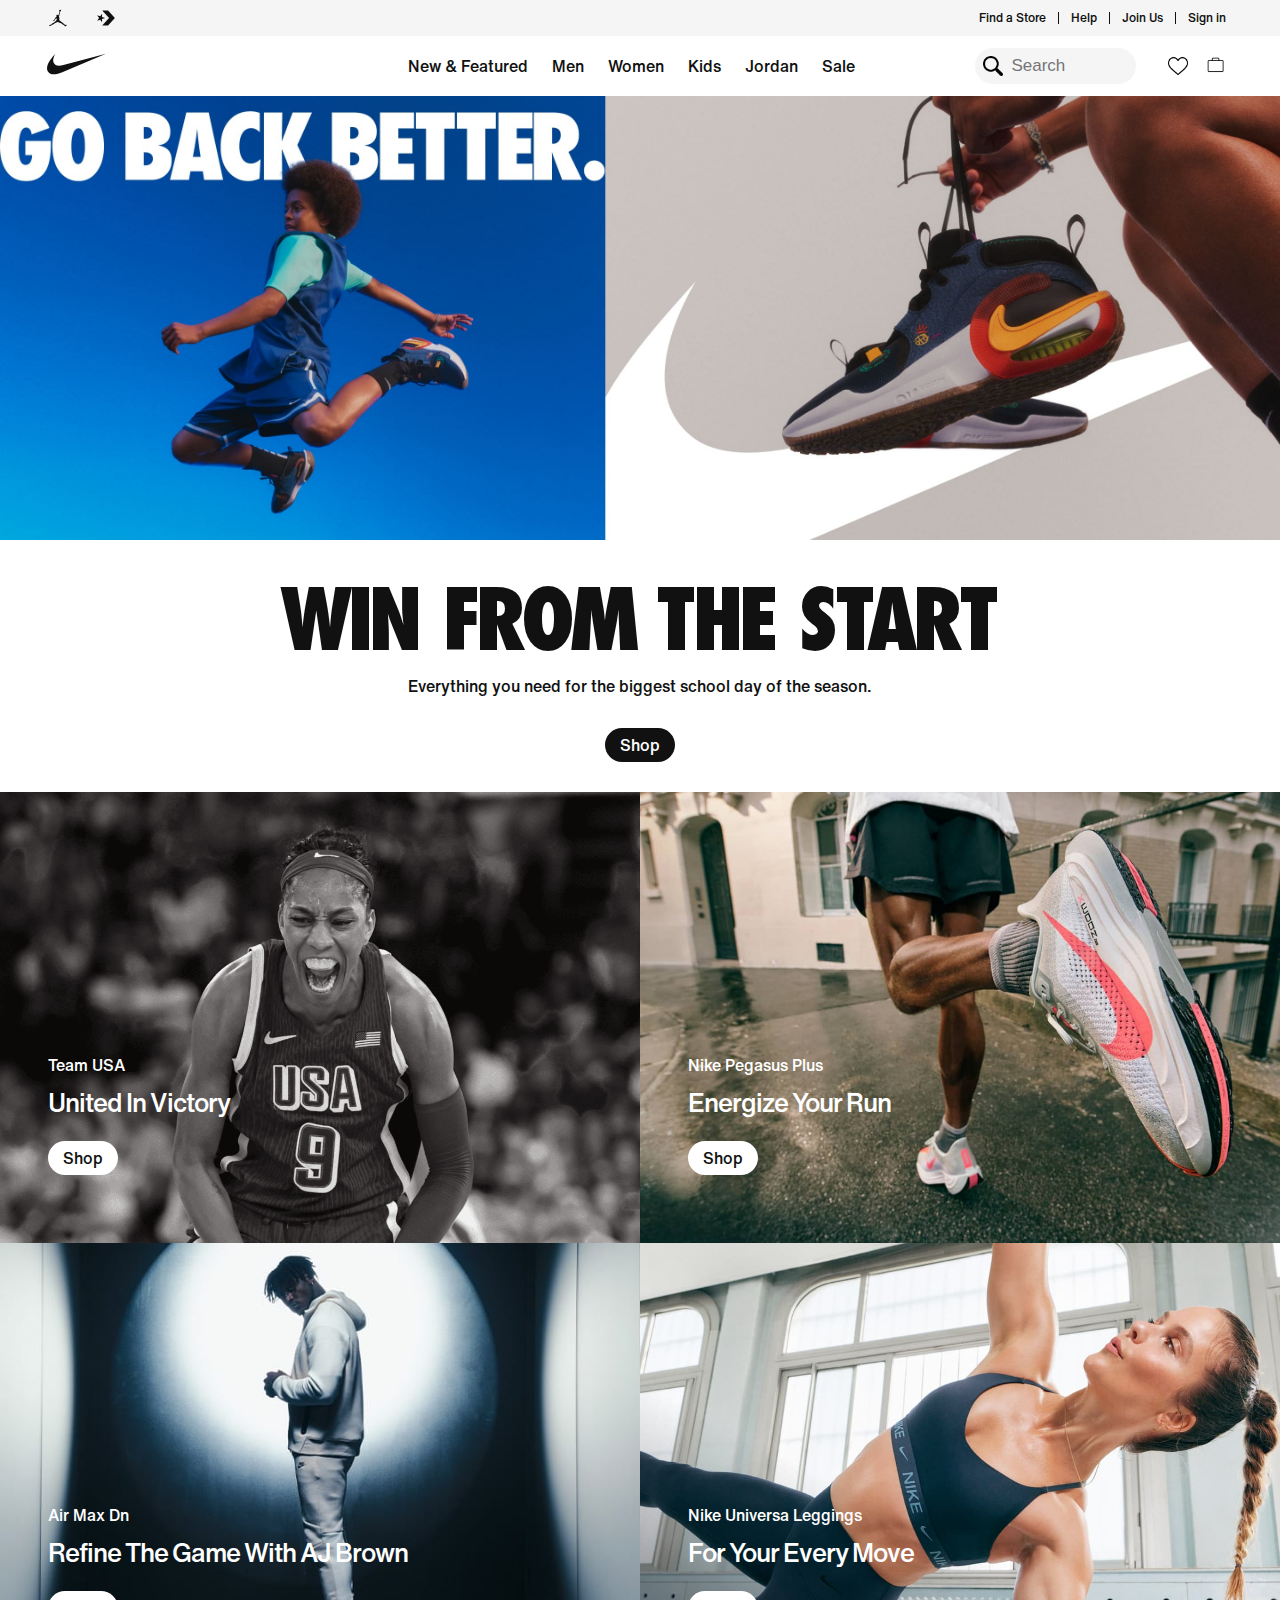
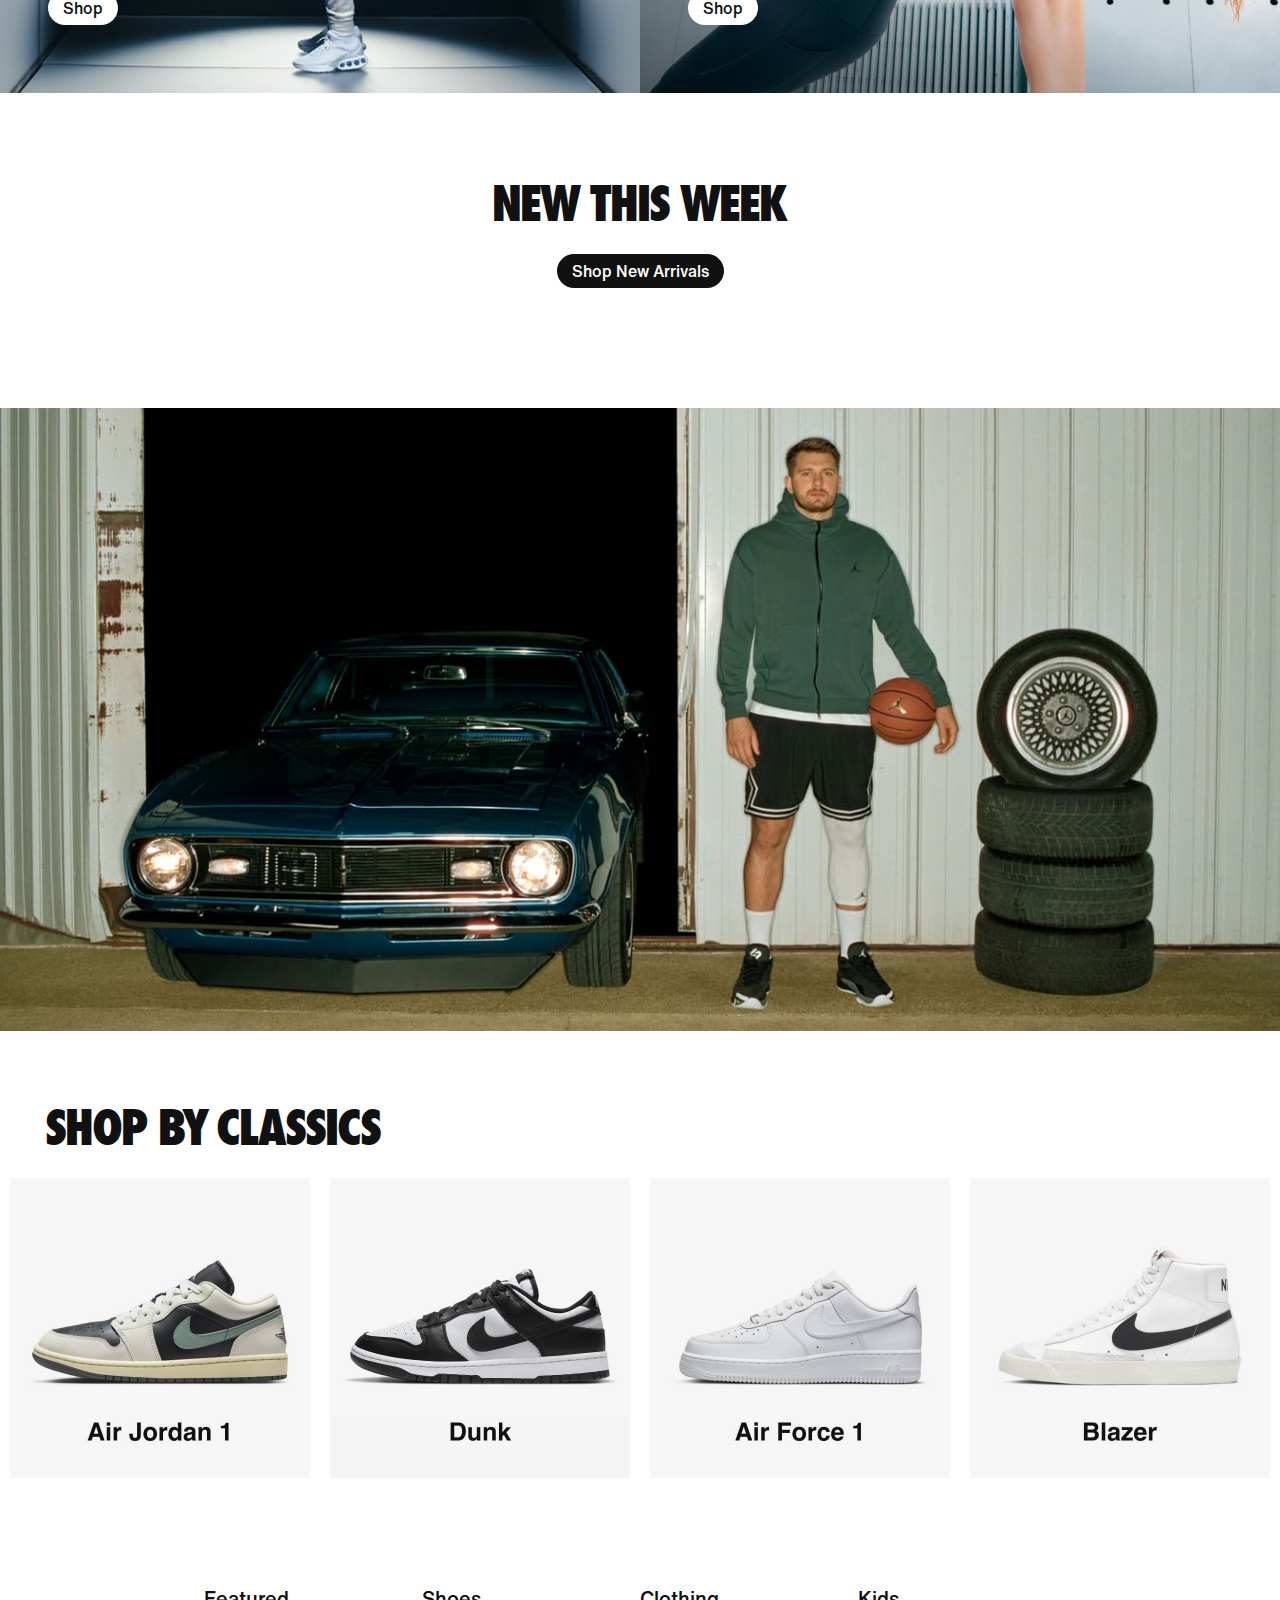
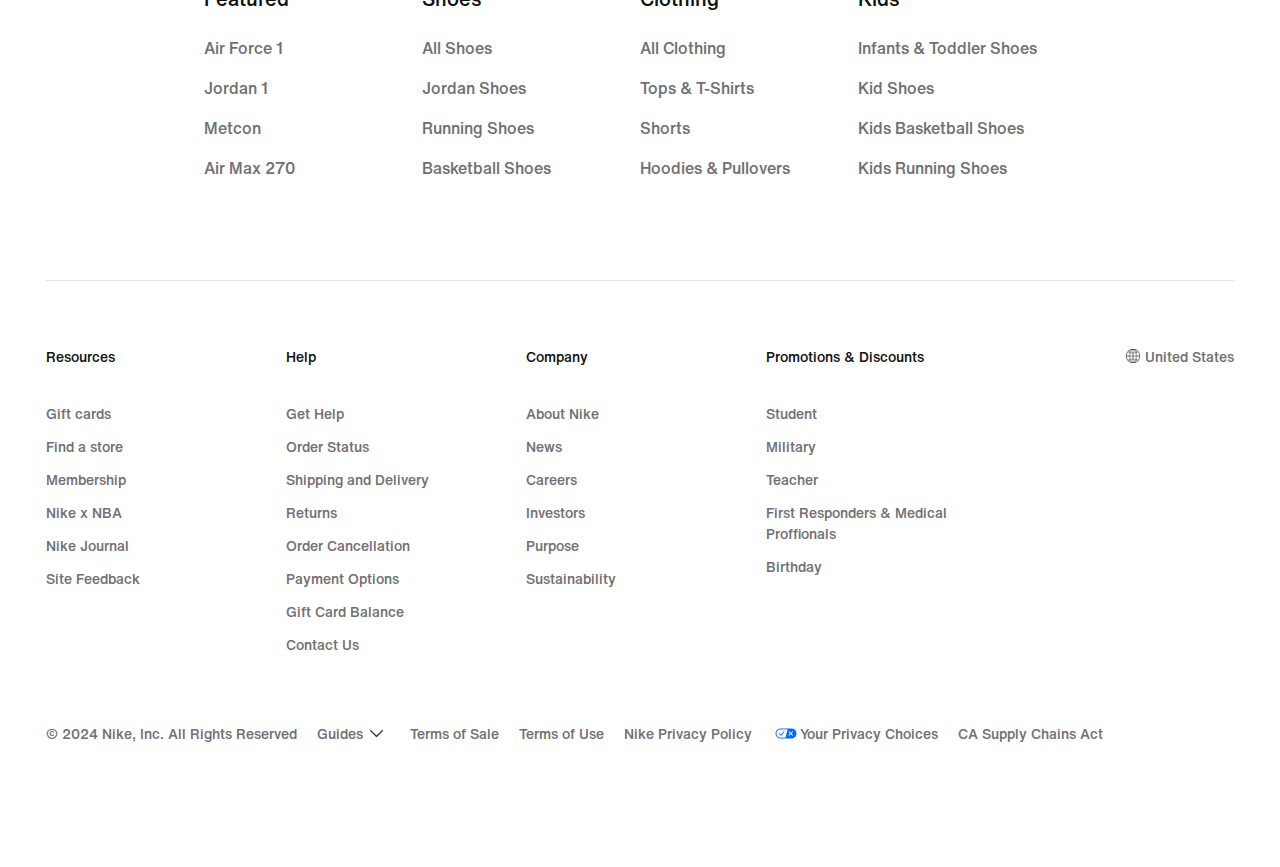
<file: index.html>
<!DOCTYPE html>
<html lang="en">
<head>
    <meta charset="UTF-8">
    <meta name="viewport" content="width=device-width, initial-scale=1.0">
    <title>Document</title>
    <link rel="stylesheet" href="style.css">
</head>
<body>
    <header class="bg_alt block">
        <div class="up_nav flex align_items width">
            <div class="up_nav_img flex align_items fith">
                <img src="/img/jordan.png" alt="">
                <img src="/img/all-star.png" alt="">
            </div>
            <div class="flex align_items ">
                <div class="text_br up_nav_text">Find a Store</div>
                <div class="text_br up_nav_text">Help</div>
                <div class="text_br up_nav_text">Join Us</div>
                <div class="up_nav_text">Sign in</div>
            </div>
        </div>
    </header>
    <header class="width header2 block">
        <div class="nav flex align_items">
            <div class="logo">
                <a href="index.html">
                <img src="/img/nike logo.png" alt="">
                </a>
            </div>
            <div class="nav_text flex">
                <div>New & Featured</div>
                <a href="alamin.html">
                <div>Men</div>
                </a>
                <a href="women.html">
                    <div>Women</div>
                </a>
                <div>Kids</div>
                <div>Jordan</div>
                <div>Sale</div>
            </div>
            <div class="nav_right flex align_items">
                <div class="flex mag center">
                    <div class="center circle_h fix">
                        <img src="/img/magnifying-glass.png" alt="circle">
                    </div>
                    <input placeholder="Search" class="search">
                </div>
                <div class="flex align_items">
                    <div class="center circle"><img src="/img/heart.png" alt="" class="img_nav"></div>
                    <div class="center circle"><img src="/img/briefcase.png" alt="" class="img_nav"></div>
                </div>
            </div>
        </div>
    </header>



    <main class="block">
        <section>
            <div>
                <img src="/img/go-back-better.jpg" alt="" class="sec1_img">
            </div>
            <div class="sec1_text">
                <h1>
                    win from the start
                </h1>
                <p>
                    Everything you need for the biggest school day of the season.
                </p>
                <div class="btn1">
                    Shop
                </div>
            </div>

        </section>

        <section>
            <div class="grid sec2">
                <div class="rel">
                    <img src="/img/nike-just-do-it.png" alt="">
                    <div class="abs m">
                        <p>Team USA</p>
                        <h4>United In Victory</h4>
                        <div class="btn2">Shop</div>
                    </div>
                </div>
                <div class="rel">
                    <img src="/img/nike-just-do-it(1).jpg" alt="">
                    <div class="abs m">
                        <p>Nike Pegasus Plus</p>
                        <h4>Energize Your Run</h4>
                        <div class="btn2">Shop</div>
                    </div>
                </div>
                <div class="rel">
                    <img src="/img/nike-just-do-it(2).jpg" alt="">
                    <div class="abs m">
                        <p>Air Max Dn</p>
                        <h4>Refine The Game With AJ Brown</h4>
                        <div class="btn2">Shop</div>
                    </div>
                </div>
                <div class="rel">
                    <img src="/img/nike-just-do-it(3).jpg" alt="">
                    <div class="abs m">
                        <p>Nike Universa Leggings</p>
                        <h4>For Your Every Move</h4>
                        <div class="btn2">Shop</div>
                    </div>
                </div>

            </div>
        </section>
        <section>
            <div class="sec3_text">
                <h1>
                    new this week
                </h1>
                <div class="btn1 m1">
                    Shop New Arrivals
                </div>
            </div>
            <div class="sec3b sec3_text">
                <img src="/img/nike-just-do-it(4).jpg" alt="">
                <div class="width mt">
                    <h1> shop by classics</h1>
                </div>
                <div class="grid col4 sec3c">
                    <div><img src="/img/nike-just-do-it(5).jpg" alt=""></div>
                    <div><img src="/img/nike-just-do-it(6).jpg" alt=""></div>
                    <div><img src="/img/nike-just-do-it(7).jpg" alt=""></div>
                    <div><img src="/img/nike-just-do-it(8).jpg" alt=""></div>
                </div>
            </div>
        </section>
        <section>
            <div class="width2 center">
                <div class="grid col4 pre_footer">
                    <div class="col flex_d">
                        <p class="m2">Featured</p>
                        <p class="child">Air Force 1</p>
                        <p class="child">Jordan 1</p>
                        <p class="child">Metcon</p>
                        <p class="child">Air Max 270</p>
                    </div>
                    <div class="col flex_d">
                        <p class="m2">Shoes</p>
                        <p class="child">All Shoes</p>
                        <p class="child">Jordan Shoes</p>
                        <p class="child">Running Shoes</p>
                        <p class="child">Basketball Shoes</p>
                    </div>
                    <div class="col flex_d">
                        <p class="m2">Clothing</p>
                        <p class="child">All Clothing</p>
                        <p class="child">Tops & T-Shirts</p>
                        <p class="child">Shorts</p>
                        <p class="child">Hoodies & Pullovers</p>
                    </div>
                    <div class="col flex_d">
                        <p class="m2">Kids</p>
                        <p class="child">Infants & Toddler Shoes</p>
                        <p class="child">Kid Shoes</p>
                        <p class="child">Kids Basketball Shoes</p>
                        <p class="child">Kids Running Shoes</p>
                    </div>
                </div>
            </div>
        </section>

    </main>




    <footer class="block">
        <div class="flex_d">
          <div class="width grid footer">
            <div class="foot_col flex_d">
                <p class="bold">Resources</p>
                <p>Gift cards</p>
                <p>Find a store</p>
                <p>Membership</p>
                <p>Nike x NBA</p>
                <p>Nike Journal</p>
                <p>Site Feedback</p>
            </div>
            <div class="foot_col flex_d">
                <p class="bold">Help</p>
                <p>Get Help</p>
                <p>Order Status</p>
                <p>Shipping and Delivery</p>
                <p>Returns</p>
                <p>Order Cancellation</p>
                <p>Payment Options</p>
                <p>Gift Card Balance</p>
                <p>Contact Us</p>
            </div>
            <div class="foot_col flex_d">
                <p class="bold">Company</p>
                <p>About Nike</p>
                <p>News</p>
                <p>Careers</p>
                <p>Investors</p>
                <p>Purpose</p>
                <p>Sustainability</p>
            </div>
            <div class="foot_col flex_d">
                <p class="bold">Promotions & Discounts</p>
                <p>Student</p>
                <p>Military</p>
                <p>Teacher</p>
                <p>First Responders & Medical Proffionals </p>
                <p>Birthday</p>
            </div>
            <div class="foot_col flex_d foot_end">
                <div class="flex align_items">
                    <img src="/img/globe.png" alt="">
                    <p>United States</p>
                </div>
                
            </div>
          </div>
          <div class="flex align_items foot_bottom width">
            <p>&copy; 2024 Nike, Inc. All Rights Reserved</p>
            <div class="flex align_items">
                <p>Guides</p>
                <img src="/img/down-arrow.png" alt="" class="foot_bottom_img">
            </div>
            <p>Terms of Sale</p>
            <p>Terms of Use</p>
            <p>Nike Privacy Policy</p>
            <div class="flex align_items">
                <img src="/img/image.png" alt="" class="foot_bottom_img footer_img2">
                <p>Your Privacy Choices</p>
            </div>
            <p>CA Supply Chains Act</p>

          </div>
        </div>
    </footer>
    <header class="none flex align_items mobile_header">
        <div class="logo">
            <a href="index.html">
                <img src="/img/nike logo.png" alt="">
            </a>
        </div>
        <div class="flex align_items mob">
            <div><img src="/img/magnifying-glass.png" alt="" class="smallimg"></div>
            <div><img src="/img/user.png" alt=""></div>
            <div><img src="/img/briefcase.png" alt=""></div>
            <div><img src="/img/menu.png" alt=""></div>
        </div>
    </header>

    <main class="none">
        <section>
            <div>
                <img src="/mobile_img/go-back-better.jpg" alt="" class="sec1_img">
            </div>
            <div class="sec1_text">
                <h1>
                    win from the start
                </h1>
                <p>
                    Everything you need for the biggest school day of the season.
                </p>
                <div class="btn1">
                    Shop
                </div>
            </div>
        </section>
        <section>
            <div class="grid sec2">
                <div class="rel fix1">
                    <img src="/mobile_img/nike-just-do-it.png" alt="">
                    <div class="abs m">
                        <p>Team USA</p>
                        <h4>United In Victory</h4>
                        <div class="btn2">Shop</div>
                    </div>
                </div>
                <div class="rel fix1">
                    <img src="/mobile_img/nike-just-do-it(1).jpg" alt="">
                    <div class="abs m">
                        <p>Nike Pegasus Plus</p>
                        <h4>Energize Your Run</h4>
                        <div class="btn2">Shop</div>
                    </div>
                </div>
                <div class="rel fix1">
                    <img src="/mobile_img/nike-just-do-it(2).jpg" alt="">
                    <div class="abs m">
                        <p>Air Max Dn</p>
                        <h4>Refine The Game With AJ Brown</h4>
                        <div class="btn2">Shop</div>
                    </div>
                </div>
                <div class="rel fix1">
                    <img src="/mobile_img/nike-just-do-it(3).jpg" alt="">
                    <div class="abs m">
                        <p>Nike Universa Leggings</p>
                        <h4>For Your Every Move</h4>
                        <div class="btn2">Shop</div>
                    </div>
                </div>
            </div>
            <div class="sec3_text">
                <h1>
                    new this week
                </h1>
                <div class="btn1 m1">
                    Shop New Arrivals
                </div>
                <img src="/mobile_img/nike-just-do-it(2).jpg" alt="">
            </div>
            <div class="sec3b sec3_text">
                <div class="width mt">
                    <h1> shop by classics</h1>
                </div>
                <div class="grid col1 sec3c">
                    <div><img src="/img/nike-just-do-it(5).jpg" alt=""></div>
                </div>
            </div>
            <div class="flex_d pre_footer1 width">
                <div>Featured</div>
                <div>Shoes</div>
                <div>Clothing</div>
                <div>Kids</div>
            </div>
            <div class="footer_item flex width">
                <div>Resources</div>
                <img src="/img/down-arrow.png" alt="">
            </div>
            <div class="footer_item flex width">
                <div>Help</div>
                <img src="/img/down-arrow.png" alt="">
            </div>
            <div class="footer_item flex width">
                <div>Company</div>
                <img src="/img/down-arrow.png" alt="">
            </div>
            <div class="footer_item flex width">
                <div>Promotions & Discount</div>
                <img src="/img/down-arrow.png" alt="">
            </div>
            <div class="footer_item flex width">
                <div class="flex align_items gap">
                    <img src="/img/globe.png" alt="">
                    <div class="gray">United states</div>
                </div>
            </div>
            <div class="flex_d  foot_bottom width">
                <p>&copy; 2024 Nike, Inc. All Rights Reserved</p>
                <div class="flex align_items">
                    <p>Guides</p>
                    <img src="/img/down-arrow.png" alt="" class="foot_bottom_img">
                </div>
                <p>Terms of Sale</p>
                <p>Terms of Use</p>
                <p>Nike Privacy Policy</p>
                <div class="flex align_items">
                    <img src="/img/image.png" alt="" class="foot_bottom_img footer_img2">
                    <p>Your Privacy Choices</p>
                </div>
                <p>CA Supply Chains Act</p>
    
              </div>
        </section>
    </main>
</body>
</html>
</file>
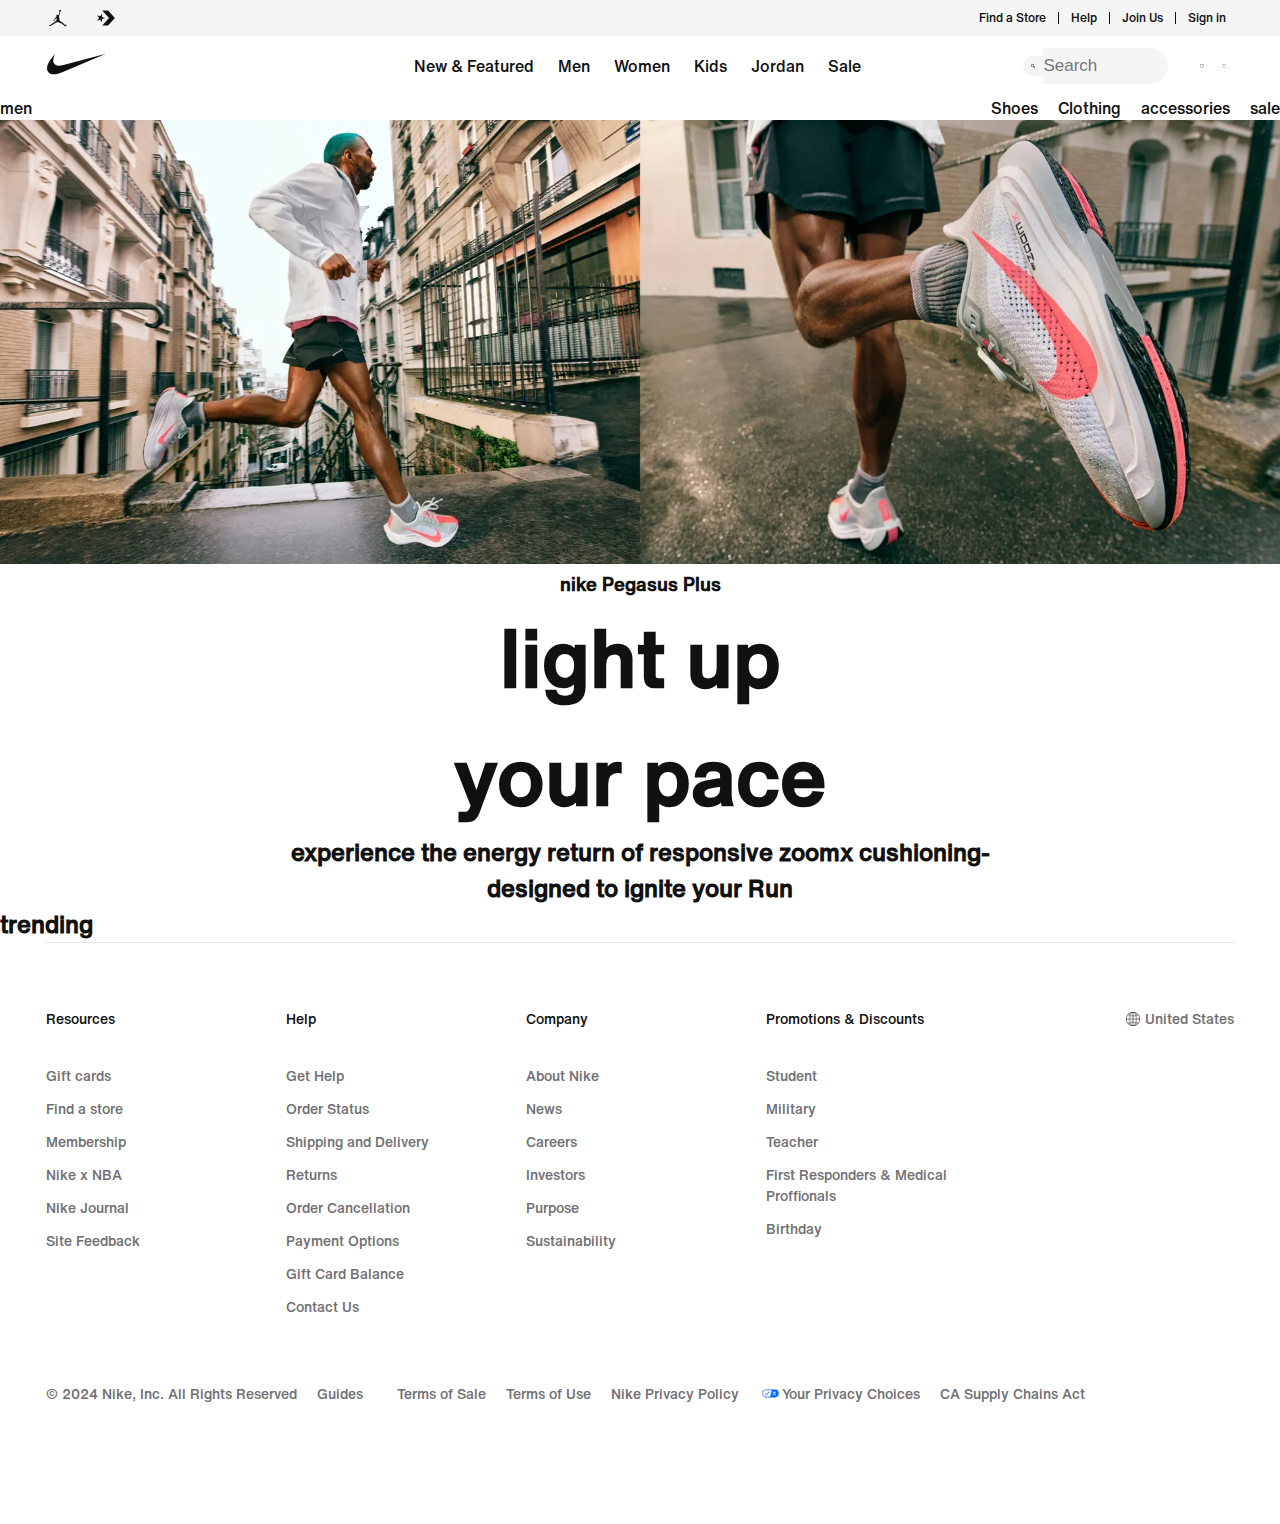
<file: alamin.html>
<!DOCTYPE html>
<html lang="en">
<head>
    <meta charset="UTF-8">
    <meta name="viewport" content="width=device-width, initial-scale=1.0">
    <title>Document</title>
    <link rel="stylesheet" href="style.css">
    <link rel="stylesheet" href="alamin.css">
</head>
<body>
    <header class="bg_alt ">
        <div class="up_nav flex align_items width">
            <div class="up_nav_img flex align_items fith">
                <img src="/img/jordan.png" alt="">
                <img src="/img/all-star.png" alt="">
            </div>
            <div class="flex align_items ">
                <div class="text_br up_nav_text">Find a Store</div>
                <div class="text_br up_nav_text">Help</div>
                <div class="text_br up_nav_text">Join Us</div>
                <div class="up_nav_text">Sign in</div>
            </div>
        </div>
    </header>
    <header class="width header2">
        <div class="nav flex align_items">
            <div class="logo">
                <a href="index.html">
                    <img src="/img/nike logo.png" alt="">
                </a>
                </div>
            <div class="nav_text flex">
                <div>New & Featured</div>
                <div>Men</div>
                <a href="women.html">
                <div>Women</div>
                </a>
                <div>Kids</div>
                <div>Jordan</div>
                <div>Sale</div>
            </div>
            <div class="nav_right flex align_items">
                <div class="flex mag center">
                    <div class="center circle_h fix">
                        <img src="/img/magnifying-glass.png" alt="circle">
                    </div>
                    <input placeholder="Search" class="search">
                </div>
                <div class="flex align_items">
                    <div class="center circle"><img src="/img/heart.png" alt="" class="img_nav"></div>
                    <div class="center circle"><img src="/img/briefcase.png" alt="" class="img_nav"></div>
                </div>
            </div>
        </div>
    </header> 
    <section>
        <div class="mylinks">
            <div>
                <ul>
                    <li>men</li>
                </ul>
            </div>
            <div class="secondpart">
                <ul>
                    <li>Shoes</li>
                    <li>Clothing</li>
                    <li>accessories</li>
                    <li>sale</li>
                </ul>
            </div>
        </div>
        <div class="img">
            <div><img src="alaminimg/men-s-shoes-clothing-accessories.jpg" alt=""></div>
        </div>
        <div class="texts">
            <h3>nike Pegasus Plus</h3>
            <h1>light up <br>your pace</h1>
            <h2>experience the energy return of responsive zoomx cushioning- <br>designed to ignite your Run</h2>
        </div>
        <h2>trending</h2>
       

    </section>































































































    <footer>
        <div class="flex_d">
          <div class="width grid footer">
            <div class="foot_col flex_d">
                <p class="bold">Resources</p>
                <p>Gift cards</p>
                <p>Find a store</p>
                <p>Membership</p>
                <p>Nike x NBA</p>
                <p>Nike Journal</p>
                <p>Site Feedback</p>
            </div>
            <div class="foot_col flex_d">
                <p class="bold">Help</p>
                <p>Get Help</p>
                <p>Order Status</p>
                <p>Shipping and Delivery</p>
                <p>Returns</p>
                <p>Order Cancellation</p>
                <p>Payment Options</p>
                <p>Gift Card Balance</p>
                <p>Contact Us</p>
            </div>
            <div class="foot_col flex_d">
                <p class="bold">Company</p>
                <p>About Nike</p>
                <p>News</p>
                <p>Careers</p>
                <p>Investors</p>
                <p>Purpose</p>
                <p>Sustainability</p>
            </div>
            <div class="foot_col flex_d">
                <p class="bold">Promotions & Discounts</p>
                <p>Student</p>
                <p>Military</p>
                <p>Teacher</p>
                <p>First Responders & Medical Proffionals </p>
                <p>Birthday</p>
            </div>
            <div class="foot_col flex_d foot_end">
                <div class="flex align_items">
                    <img src="/img/globe.png" alt="">
                    <p>United States</p>
                </div>
                
            </div>
          </div>
          <div class="flex align_items foot_bottom width">
            <p>&copy; 2024 Nike, Inc. All Rights Reserved</p>
            <div class="flex align_items">
                <p>Guides</p>
                <img src="/img/down-arrow.png" alt="" class="foot_bottom_img">
            </div>
            <p>Terms of Sale</p>
            <p>Terms of Use</p>
            <p>Nike Privacy Policy</p>
            <div class="flex align_items">
                <img src="/img/image.png" alt="" class="foot_bottom_img footer_img2">
                <p>Your Privacy Choices</p>
            </div>
            <p>CA Supply Chains Act</p>

          </div>
        </div>
    </footer>
</body>
</html>
</file>
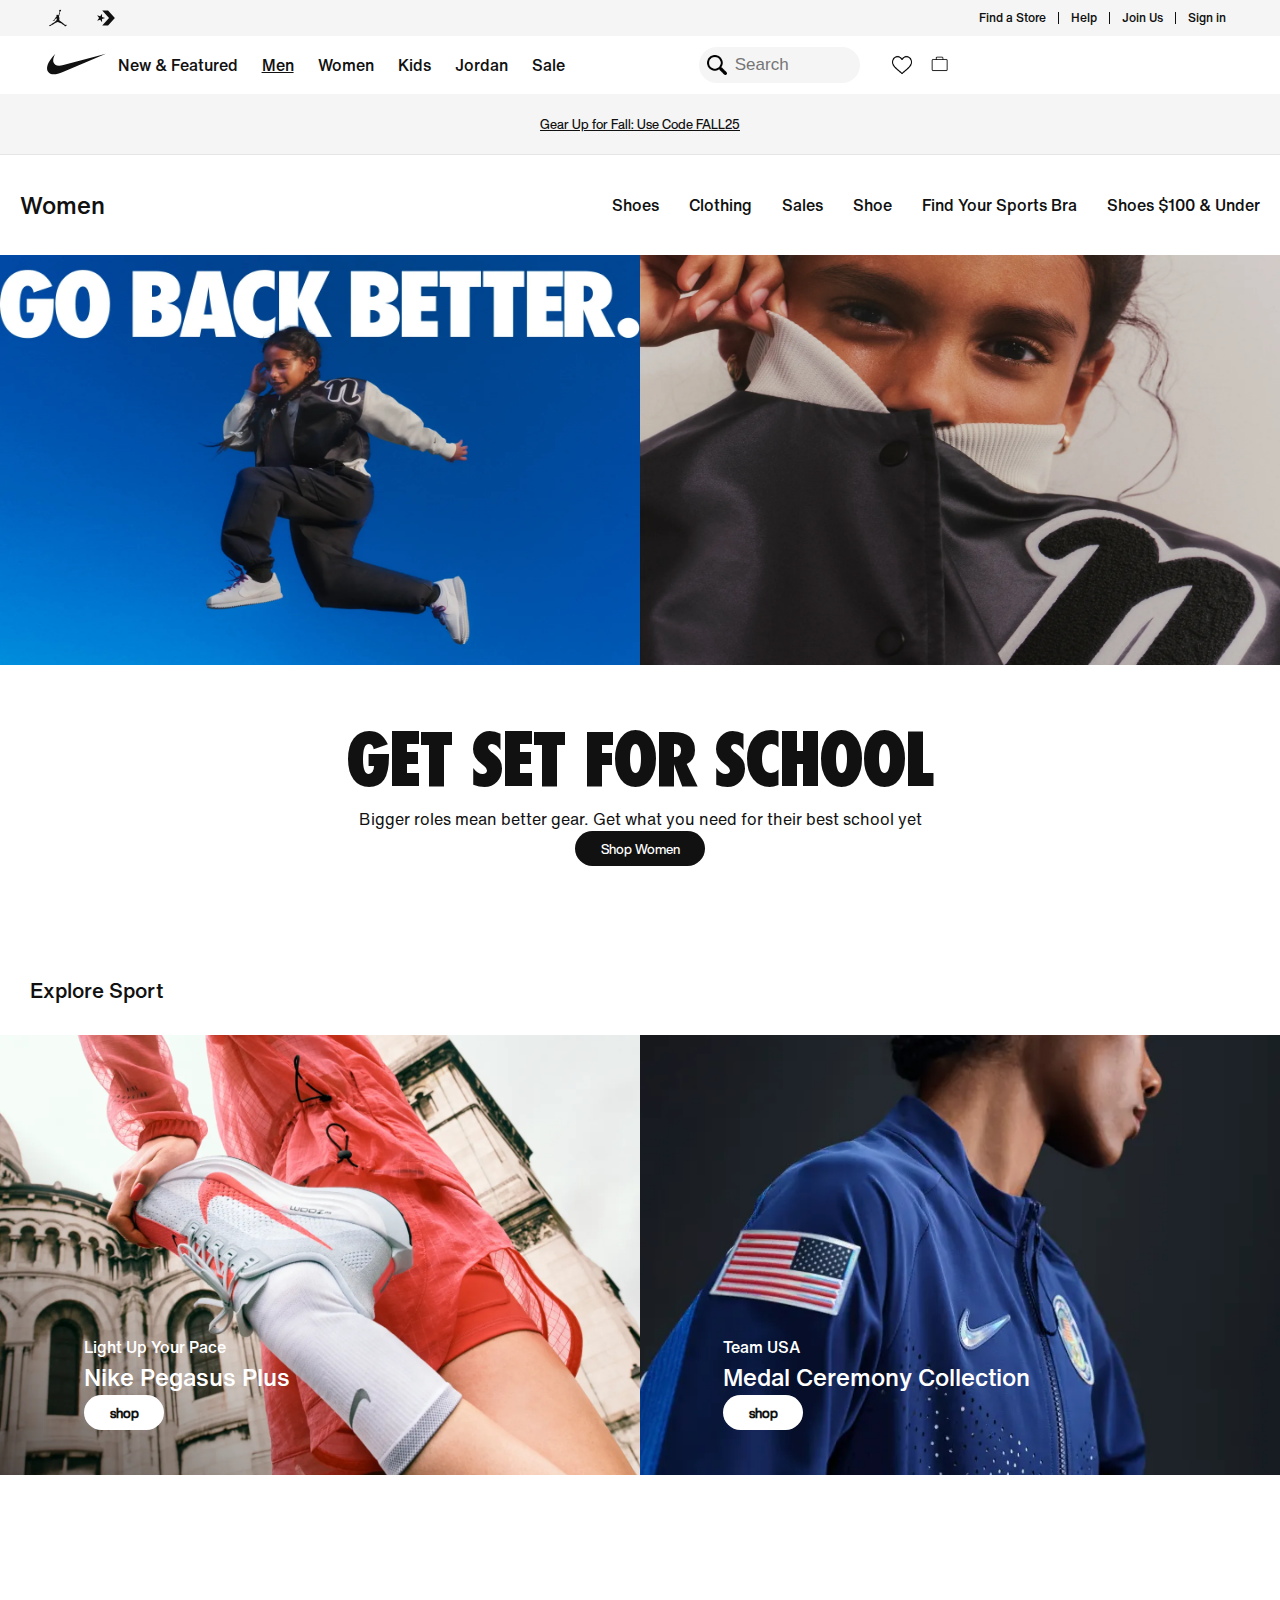
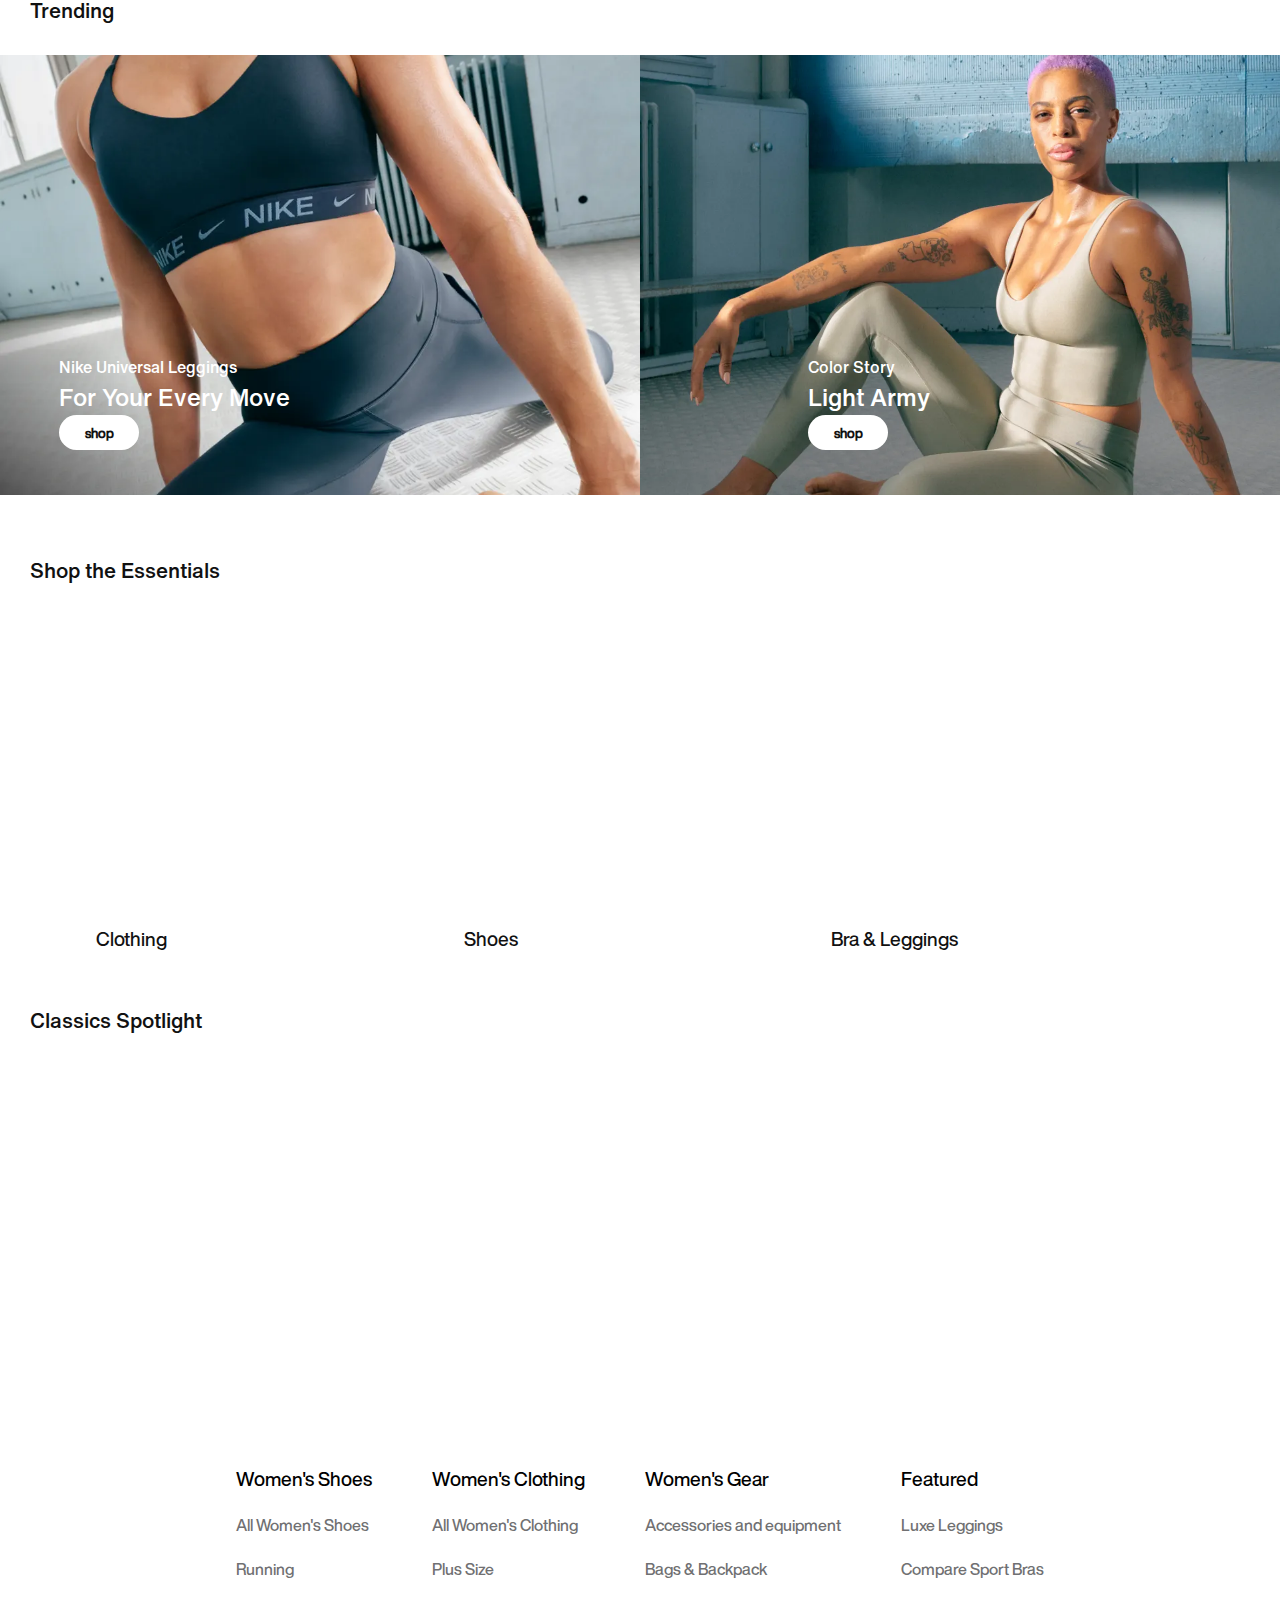
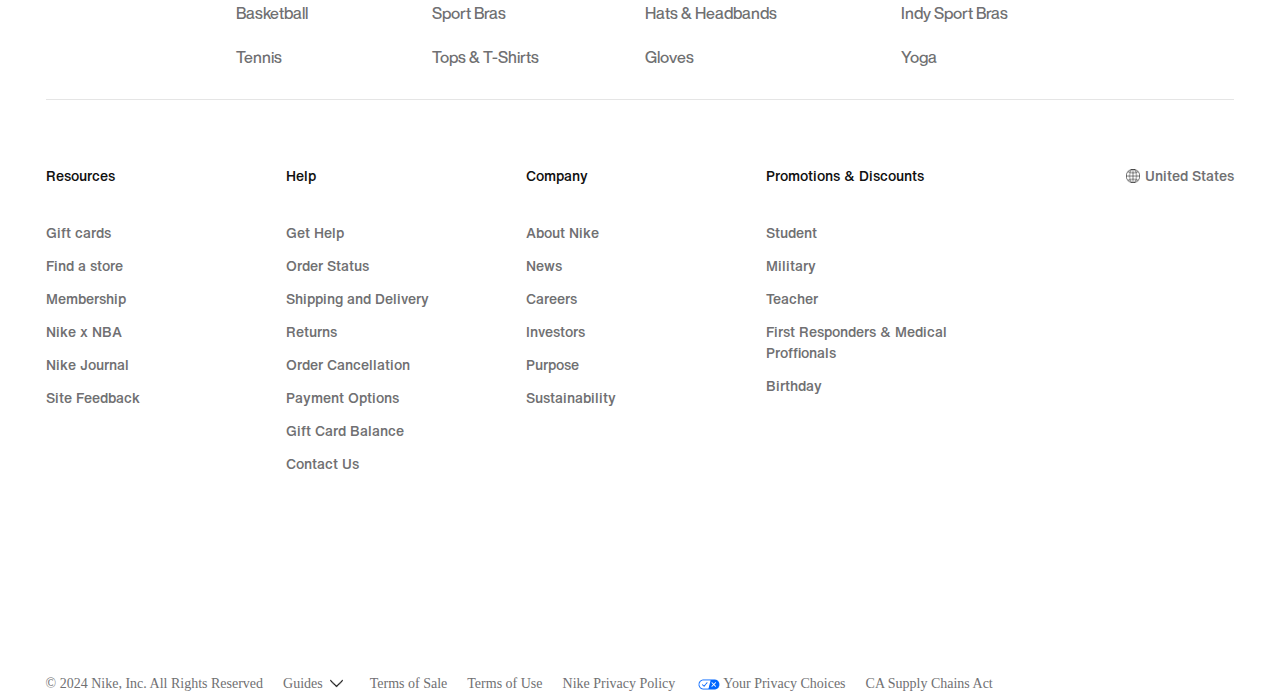
<file: women.html>
<!DOCTYPE html>
<html lang="en">
<head>
    <meta charset="UTF-8">
    <meta name="viewport" content="width=device-width, initial-scale=1.0">
    <title>Document</title>
    <link rel="stylesheet" href="women.css">
</head>
<body>
    <header class="bg_alt">
        <div class="up_nav flex align_items width">
            <div class="up_nav_img flex align_items fith">
                <img src="/img/jordan.png" alt="">
                <img src="/img/all-star.png" alt="">
            </div>
            <div class="flex align_items font ">
                <div class="text_br up_nav_text">Find a Store</div>
                <div class="text_br up_nav_text">Help</div>
                <div class="text_br up_nav_text">Join Us</div>
                <div class="up_nav_text">Sign in</div>
            </div>
        </div>
    </header>
    <header class="width">
        <div class="nav flex align_items">
            <a href="index.html">
                <div class="logo">
                    <img src="/img/nike logo.png" alt="">
                </div>
            </a>
            <div class="nav_text flex">
                <div>New & Featured</div>
                <a href="alamin.html">
                    <div>Men</div>
                </a>
                <div>Women</div>
                <div>Kids</div>
                <div>Jordan</div>
                <div>Sale</div>
            </div>
            <div class="nav_right flex align_items">
                <div class="flex mag center">
                    <div class="center circle_h fix">
                        <img src="/img/magnifying-glass.png" alt="circle">
                    </div>
                    <input placeholder="Search" class="search">
                </div>
                <div class="flex align_items">
                    <div class="center circle"><img src="/img/heart.png" alt="" class="img_nav"></div>
                    <div class="center circle"><img src="/img/briefcase.png" alt="" class="img_nav"></div>
                </div>
            </div>
        </div>
    </header>



    <main>
<div class="ads">
 <p>Gear Up for Fall: Use Code FALL25</p>
</div>
<div class="cloth flex">
    <div class="women">
  <p> Women</p>
    </div>
    <div class="variety flex">
        <a href="#">Shoes</a>
        <a href="#">Clothing</a>
        <a href="#">Sales</a>
        <a href="#">Shoe</a>
        <a href="#">Find Your Sports Bra</a>
        <a href="#">Shoes $100 & Under</a>
    </div>
</div>
<div class="back-school">
 <img src="images/women-s-shoes-clothing-accessories.jpg" alt="" class="back">
</div>
<!-- <div> -->
    <div class="school">
        <h1>GET SET FOR SCHOOL</h1>
        <P>Bigger roles mean better gear. Get what you need for their best school yet</P>
        <div class="women-shop">
           <button class="shop-women"> Shop Women</button>
        </div>
    </div>
    <div  class="sport">
     <div class="explore">
        <p>Explore Sport</p>
     </div>
     <div class="grid">
      <div class="pace">
        <div class="top">
            <p>Light Up Your Pace</p>
        <span>Nike Pegasus Plus</span>
        <div class="shop">
        <h5>shop</h5>
        </div>
        </div>
      </div>
      <div class="USA">
        <div class="top1">
            <p>Team USA</p>
        <span>Medal Ceremony Collection</span>
        <div class="shop">
        <h5>shop</h5>
        </div>
     </div>
      </div>
     </div>
    </div>
    
<!-- </div> -->
<div  class="trending">
    <div class="explore">
       <p>Trending</p>
    </div>
    <div class="grid">
     <div class="universal">
       <div class="top">
           <p>Nike Universal Leggings</p>
       <span>For Your Every Move</span>
       <div class="shop">
       <h5>shop</h5>
       </div>
       </div>
     </div>
     <div class="light-army">
        <div class="top">
            <p>Color Story</p>
        <span>Light Army</span>
        <div class="shop">
        <h5>shop</h5>
        </div>
     </div>
    </div>
   </div>
   </div>
   <div  class="sport">
    <div class="explore">
       <p>Shop the Essentials</p>
    </div>
    <div class="grid1">
     <div class="grid-item">
        <div class="grid-item1">
    </div>
    <div class="clothing">
        <p>Clothing</p>
    </div>
</div>
<div class="grid-item">
    <div class="grid-item2">
</div>
<div class="clothing">
    <p>Shoes</p>
</div>
</div>
<div class="grid-item">
    <div class="grid-item3">
</div>
<div class="clothing">
    <p>Bra & Leggings</p>
</div>
</div>
    </div>
   </div>
   <div  class="sport">
    <div class="explore">
       <p>Classics Spotlight</p>
    </div>
    <div class="grid2">
     <div class="grid-items1">
     </div>
     <div class="grid-items2">
     </div>
     <div class="grid-items3">
     </div>
     <div class="grid-items4">
    </div>
    <div class="grid-items5">
    </div>
    </div>
   </div>

    </main>




    <footer>
        <div class="top-footer">
            <div class="footer-women flex">
                <div class="shoes">
                <p class="bold1">Women's Shoes</p>
                <p>All Women's Shoes</p>
                <p>Running</p>
                <p>Basketball</p>
                <p>Tennis</p>
                </div>
                <div class="shoes">
                    <p class="bold1">Women's Clothing</p>
                    <p>All Women's Clothing</p>
                    <p>Plus Size</p>
                    <p>Sport Bras</p>
                    <p>Tops & T-Shirts</p>
                    </div>
                    <div class="shoes">
                        <p class="bold1">Women's Gear</p>
                        <p>Accessories and equipment</p>
                        <p>Bags & Backpack</p>
                        <p>Hats &  Headbands</p>
                        <p>Gloves</p>
                        </div>
                        <div class="shoes">
                            <p class="bold1">Featured</p>
                            <p>Luxe Leggings</p>
                            <p>Compare Sport Bras</p>
                            <p>Indy Sport Bras</p>
                            <p>Yoga</p>
                            </div>
            </div>
        </div>
        <div class="flex_d">
          <div class="width grid footer">
            <div class="foot_col flex_d">
                <p class="bold">Resources</p>
                <p>Gift cards</p>
                <p>Find a store</p>
                <p>Membership</p>
                <p>Nike x NBA</p>
                <p>Nike Journal</p>
                <p>Site Feedback</p>
            </div>
            <div class="foot_col flex_d">
                <p class="bold">Help</p>
                <p>Get Help</p>
                <p>Order Status</p>
                <p>Shipping and Delivery</p>
                <p>Returns</p>
                <p>Order Cancellation</p>
                <p>Payment Options</p>
                <p>Gift Card Balance</p>
                <p>Contact Us</p>
            </div>
            <div class="foot_col flex_d">
                <p class="bold">Company</p>
                <p>About Nike</p>
                <p>News</p>
                <p>Careers</p>
                <p>Investors</p>
                <p>Purpose</p>
                <p>Sustainability</p>
            </div>
            <div class="foot_col flex_d">
                <p class="bold">Promotions & Discounts</p>
                <p>Student</p>
                <p>Military</p>
                <p>Teacher</p>
                <p>First Responders & Medical Proffionals </p>
                <p>Birthday</p>
            </div>
            <div class="foot_col flex_d foot_end">
                <div class="flex align_items">
                    <img src="/img/globe.png" alt="">
                    <p>United States</p>
                </div>
                
            </div>
          </div>
          <div class="flex align_items foot_bottom width">
            <p>&copy; 2024 Nike, Inc. All Rights Reserved</p>
            <div class="flex align_items">
                <p>Guides</p>
                <img src="/img/down-arrow.png" alt="" class="foot_bottom_img">
            </div>
            <p>Terms of Sale</p>
            <p>Terms of Use</p>
            <p>Nike Privacy Policy</p>
            <div class="flex align_items">
                <img src="/img/image.png" alt="" class="foot_bottom_img footer_img2">
                <p>Your Privacy Choices</p>
            </div>
            <p>CA Supply Chains Act</p>

          </div>
        </div>
    </footer>
</body>
</html>
</file>
<file: style.css>
@font-face {
    font-family: mainfont;
    src: url(/Fonts/HelveticaNowTextMedium.woff2);
}
@font-face {
    font-family: futuramain;
    src: url(/Fonts/Nike-Futura-ot-300.woff2);
}
@font-face {
    font-family: futura_alt;
    src: url(/Fonts/Nike-Futura.woff2);
}
*{
    margin: 0;
    padding: 0;
    color: #111;
    text-decoration: none;
}

body{
    box-sizing: border-box;
    font-family: mainfont;
    max-width: 100%;
}
.flex{
    display: flex;
}
.center{
    display: flex;
    align-items: center;
    justify-content: center;
}
.align_items{
    align-items: center;
}
.grid{
    display: grid;
}
.width{
    width: 92.88%;
    margin: 0 auto;
}
.bg_alt{
    background: #f5f5f5;
}
.text_br{
    border-right: .7px solid #111;
    padding: 0 12px !important;
}
.up_nav{
    justify-content: space-between;
    font-size: 12px;
}
.fith{
    height: 100%;
}
.up_nav_img{
    gap: 24px;
    padding: 6px 0;
}
.up_nav_img img{
    padding: 3px;
}
.up_nav_text{
    padding: 0 8px 0 12px;
    line-height: 12px;
    font-weight: 500;
}
.logo{
    padding: 15.5px 0;
    width: 30% !important;
}
.nav_text{
    gap: 24px;
    text-align: center;
    font-size: 1rem;
    padding: 0 0 0 12px;
    width: 40%;
}
.nav_right{
    justify-content: end;
    padding: 0 0 0 8px;
    width: 30%;
    gap: 22px;
}
.circle{
    border-radius: 50%;
}
.circle_h{
    border-top-left-radius: 50%;
    border-bottom-left-radius: 50%;
}
.mag img{
    width: 20px;
    padding: 8px;
}
.search{
    width: 125px;
    text-align: left;
    border: none;
    background: #f5f5f5;
    height: 36px;
    border-top-right-radius: 18px;
    border-bottom-right-radius: 18px;
    color: #E5E5E5;
    font-size: 17px;
}
.fix{
    background: #f5f5f5;
}
.img_nav{
    width: 20px;
    padding: 8px;
    margin-left: 2px;
}
footer{
    margin-bottom: 120px;
}
.footer{
    border-top: .9px solid #E5E5E5;
    grid-template-columns: 1fr 1fr 1fr 1fr 1fr;
    padding: 65px 0;
    gap: 12px;
}
.flex_d{
    display: flex;
    flex-direction: column;
}
.foot_col p{
    font-size: 14px;
    color: #707072;
}
.bold{
    color: #111 !important;
    margin-bottom: 24px;
}
.foot_col{
    text-align: left;
    gap: 12px;
}
.foot_end img{
    width: 14px;
    height: 14px;
}
.foot_end div{
    gap: 5px;
    text-align: right !important;
    justify-content: end;
}
.footer_img2{
    height: 22px !important;
    padding: 2px !important;
}
.foot_bottom_img{
    height: 13px;
    padding: 7px;
}
.foot_bottom p{
    color: #707072;
    font-size: 14px;
}
.foot_bottom{
    gap: 20px;
}
/* nav and footer end here */
.sec1_img{
    width: 100%;
}
.sec1_text{
    text-align: center;
    padding-top: 20px;
}
.sec1_text h1{
    font-family: futuramain;
    font-size: 5.25em;
    color: #111;
    text-transform: uppercase;
}
.sec1_text p{
    font-size: 16px;
    font-weight: 400;

}
.btn1{
    padding: 5px 15px;
    border-radius: 30px;
    background-color: #111;
    width: fit-content;
    margin: 30px auto;
    color: white;
    cursor: pointer;
    transition: .3s;
}
.btn1:hover{
    background-color: #707072;
}
.rel{
    position: relative;
}
.abs{
    position: absolute;
    z-index: 1;
}
.sec2{
    grid-template-columns: 1fr 1fr;
    gap: none;
}
.sec2 img{
    height: 100%;
    width: 100%;
    margin: 0;
    padding: 0;
}
.m{
    margin: 48px;
    bottom: 0;
    left: 0;
}
.sec2 p{
    color: white;
    font-size: 16px;
    padding: 0 0 6px;
}
.sec2 h4{
    font-size: 26px;
    color: white;
    font-weight: 400;
    letter-spacing: -1px;
    word-spacing: -2px;
}
.btn2{
    padding: 5px 15px;
    border-radius: 30px;
    background-color: #fff;
    width: fit-content;
    margin: 20px 0;
    color: #111;
    cursor: pointer;
    transition: .3s;
}
.sec3_text{
    text-align: center;
    padding-top: 80px;
}
.sec3_text h1{
    font-family: futura_alt;
    font-size: 3rem;
    color: #111;
    text-transform: uppercase;
}
.m1{
    margin: 20px auto !important;
}
.sec3b img{
    width: 100%;
    margin-top: 20px;
}
.sec3b{
    text-align: left;
}
.col4{
    grid-template-columns: 1fr 1fr 1fr 1fr;
}
.sec3c img{
    width: 100%;
}
.mt{
    margin-top: 60px;
}
.sec3c{
    gap: 20px;
    margin: 0 10px;
}
.width2{
    width: 68.20%;
    margin: 0 auto;
}
.col{
    gap: 16px;
}
.col p{
    font-size: 20px;
    text-align: left;   
}
.m2{
    margin-bottom: 7px;
} 

.child{
    color: #707072;
    font-size: 16px !important;
}
.pre_footer{
    margin: 100px 0;
    width: 100%;
}
.none{
    display: none;
}
@media screen and (max-width: 560px){
    .none{
        display: block;
    }
    .block{
        display: none;
    }
    .mobile_header{
        justify-content: space-between;
        padding: 0px 24px;
        display: flex;
        align-items: center;
    }
    .mob img{
        width: 24px;
        padding: 8px;

    }
    .smallimg{
        width: 20px !important;
    }
    .sec1_text h1{
        font-size: 40px;
        line-height: 36px;
    }
    .sec1_text h1, .sec1_text p{
        margin-bottom: 20px;
    }
    .btn1{
        margin: 60px auto;
    }
    .sec2{
        grid-template-columns: 1fr;
    }
    .m{
        margin: 12px 24px;
        bottom: 0;
        left: 0;

    }
    .sec2 img{
        height: 100%;
        width: 100%;
        margin: 0;
        padding: 0;
    }
    .sec3_text h1{
        font-size: 42px;
    }
    .sec3_text img{
        width: 100%;
    }
    .width{
        margin: 0 20px;
    }
    .col1{
        grid-template-columns: 1fr;
    }
    .pre_footer1{
        margin: 60px 20px 60px; 
        padding-bottom: 96px;    
        gap: 20px;   
        font-size: 1.25rem;
        border-bottom: .3px solid #bbc4bb; 
    }
    .footer_item img{
        width: 20px;
    }
    .footer_item{
        justify-content: space-between;
        display: flex;
        font-size: .9rem;
        padding: 24px 0 ;
        border-bottom: .6px solid #bbc4bb;
    }
    .gap{
        gap: 10px;

    }
    .gray{
        color: #707072 !important;
        font-size: .9rem;
    }
    .foot_bottom{
        padding: 24px 0 100px;
        gap: 10px;
    }
}
</file>
<file: alamin.css>
*{
    margin: 0;
    padding: 0;
    box-sizing: border-box;
}
.mylinks{
    display: flex;
    justify-content: space-between;
}
.secondpart ul{
    display: flex;
    list-style-type: none;
    gap: 20px;
    text-align: center;
    justify-content: center;

}
.img img{
    width: 100%;
}
.texts{
    justify-content: center;
    text-align: center;
}
.texts h1{
    font-size: 80px;
    font-weight: 700;
    margin: 0;
}
</file>
<file: women.css>
@font-face {
    font-family: font1;
    src: url(/Fonts/HelveticaNowTextMedium.woff2);
}
@font-face {
    font-family: font2;
    src: url(/Fonts/Nike-Futura-ot-300.woff2);
}
@font-face {
    font-family: font3;
    src: url(/Fonts/Nike-Futura.woff2);
}
@font-face {
    font-family: font4;
    src: url('Fonts/HelveticaNowText.woff2');
}
@font-face {
    font-family: font5;
    src: url('Fonts/HelveticaNowDisplayMedium.woff2');
}
@font-face {
    font-family: font6;
    src: url('Fonts/Nike-TG.woff2');
}
@font-face {
    font-family: font7;
    src: url('Fonts/HelveticaNowDisplayMedium\ \(1\).woff2');
}

*{
    margin: 0;
    padding: 0;
    color: #111;
    
   
}
body{
    box-sizing: border-box;
    font-family: mainfont;
    max-width: 100%;
}
.flex{
    display: flex;
}
.center{
    display: flex;
    align-items: center;
    justify-content: center;
}
.align_items{
    align-items: center;
}
.font{
    font-family: font1;
}
.grid{
    display: grid;
}
.width{
    width: 92.88%;
    margin: 0 auto;
}
.bg_alt{
    background: #f5f5f5;
}
.text_br{
    border-right: .7px solid #111;
    padding: 0 12px !important;
}
.up_nav{
    justify-content: space-between;
    font-size: 12px;
}
.fith{
    height: 100%;
}
.up_nav_img{
    gap: 24px;
    padding: 6px 0;
}
.up_nav_img img{
    padding: 3px;
}
.up_nav_text{
    padding: 0 8px 0 12px;
    line-height: 12px;
    font-weight: 500;
}
.logo{
    padding: 15.5px 0;
    width: 30% !important;
}
.nav_text{
    gap: 24px;
    text-align: center;
    font-size: 1rem;
    padding: 0 0 0 12px;
    width: 40%;
    font-family: font1;
}
.nav_right{
    justify-content: end;
    padding: 0 0 0 8px;
    width: 30%;
    gap: 22px;
}
.circle{
    border-radius: 50%;
}
.circle_h{
    border-top-left-radius: 50%;
    border-bottom-left-radius: 50%;
}
.mag img{
    width: 20px;
    padding: 8px;
}
.search{
    width: 125px;
    text-align: left;
    border: none;
    background: #f5f5f5;
    height: 36px;
    border-top-right-radius: 18px;
    border-bottom-right-radius: 18px;
    color: #E5E5E5;
    font-size: 17px;
}
.fix{
    background: #f5f5f5;
}
.img_nav{
    width: 20px;
    padding: 8px;
    margin-left: 2px;
}
.ads{
    height:60px;
    background-color: #F5F5F5;
    display: flex;
    flex-direction: column;
    align-items: center;
    justify-content: center;
    border-bottom: 1px solid #E5E5E5;
}
.ads p{
    font-family: font5;
    font-size: .8rem;
    text-decoration: underline;
    font-weight: 100;
    
}
.cloth{
    justify-content: space-between;
    align-items: center;
    padding-left: 20px;
    padding-right: 20px;
}
.women p{
 font-family: font1;
font-weight: 500;
font-size: 1.5rem;
}
.variety{
    gap:30px;
    display: flex;
    align-items: center;
    justify-content: center;
}
.variety a{
    text-decoration: none;
    font-family: font1;
}
.cloth{
    height:100px
}
.back-school{
    width:100%;
    height: 410px;
    /* background-image: url('images/women-s-shoes-clothing-accessories.jpg'); */
}
.back{
    width:100%;
    height: 410px;
    /* background-image: url('images/women-s-shoes-clothing-accessories.jpg'); */
}
.school{
    display: flex;
    align-items: center;
    justify-content: center;
    flex-direction: column;
    height:250px
}
.school h1{
    font-size: 4.5rem;
    /* font-weight: bolder; */
    font-family: font2;
}
.school p{
    font-size: 1rem;
    font-family: font4;
}
.shop-women{
    width: 130px;
    height:35px;
    background-color: #111;
    color: white;
    border: none;
    border-radius: 24px;
    font-family:font7;
}
.sport{
    padding-top: 60px;
}
.grid{
    display: grid;
    grid-template-columns: 1fr 1fr;
    height: 440px;
}
.explore {
    font-family: font1;
    font-weight:200;
    font-size: 1.3rem;
    padding-left: 30px;
    padding-bottom: 30px;
}
.pace{
    background-image: url('images/women-s-shoes-clothing-accessories\ \(1\).png');
    background-repeat: no-repeat;
    background-position: center;
    background-size: cover;
    display: flex;
    justify-content: center;
    align-items: center;
    flex-direction: column;
    position: relative;
}
.top{
    position: absolute;
    top: 300px;
    right: 350px;
    gap: 20px;    
}
.top1{
    position: absolute;
    top: 300px;
    right: 250px;
    gap: 20px;    
}
.grid p{
    color:white;
    /* top: 300px;
    right: 400px; */
    font-family: font1;
    font-weight: 500;
    font-size: 1rem;
    /* position: absolute; */
}
.grid span{
    color:white;
    font-family: font1;
    font-weight: 500;
    font-size: 1.5rem;
  
}
.shop{
    width: 80px;
    height:35px;
    background-color: white;
    color: black;
    border: none;
    border-radius: 20px;
    font-family:font7;
    display: flex;
    justify-content: center;
    align-items: center;
}
.USA{
    background-image: url('images/USA.png');
    background-repeat: no-repeat;
    background-position: center;
    background-size: cover;
    position:relative;
    display: flex;
    justify-content: center;
    align-items: center;
    flex-direction: column;
}
.universal{
    background-image: url('images/universal.png');
    background-repeat: no-repeat;
    background-position: center;
    background-size: cover;
    display: flex;
    justify-content: center;
    align-items: center;
    flex-direction: column;
    position: relative;
}
.light-army{
    background-image: url('images/light\ army.png');
    background-repeat: no-repeat;
    background-position: center;
    background-size: cover;
    display: flex;
    justify-content: center;
    align-items: center;
    flex-direction: column;
    position: relative;
}
.trending{
    padding-top: 120px;
}
.grid1{
    display: grid;
    grid-template-columns: 1fr 1fr 1fr;
    height: 330px;
    gap:15px;
    width:85%;
    margin: auto;
}
.grid-item1{
    height:300px;
    width:100%;
    background-image: url('https://static.nike.com/a/images/f_auto/dpr_1.5,cs_srgb/h_350,c_limit/0810b1a2-e9a5-4816-aa71-a2651fe26802/women-s-shoes-clothing-accessories.png');
    background-position: center;
    background-repeat: no-repeat;
    background-size: cover;
}
.grid-item2{
    height:300px;
    width:100%;
    background-image: url('https://static.nike.com/a/images/f_auto/dpr_1.5,cs_srgb/h_350,c_limit/95dfee90-23d1-4a6f-b2a7-c8ec98bf30df/women-s-shoes-clothing-accessories.png');
    background-position: center;
    background-repeat: no-repeat;
    background-size: cover;
}
.grid-item3{
    height:300px;
    width:100%;
    background-image: url('https://static.nike.com/a/images/f_auto/dpr_1.5,cs_srgb/h_350,c_limit/43deb000-6bb3-495e-a30a-83321384185a/women-s-shoes-clothing-accessories.png');
    background-position: center;
    background-repeat: no-repeat;
    background-size: cover;
}
.clothing p{
    font-family: font5;
    padding-top: 10px;
    font-weight: 550;
    font-size: 1.2rem;
}
.grid2{
    display: grid;
    grid-template-columns: 1fr 1fr 1fr 1fr 1fr;
    height: 300px;
    gap:15px;
    margin: auto;
    
    
}
.overflow{
    overflow: hidden;
    position:fixed
}
.grid-items1{
    background-image: url('https://static.nike.com/a/images/f_auto/dpr_1.5,cs_srgb/w_1263,c_limit/63daa908-738f-4952-b3b1-12c16b59068d/women-s-shoes-clothing-accessories.jpg');
    background-position: center;
    background-repeat: no-repeat;
    background-size: cover;
}
.grid-items2{
    background-image: url('https://static.nike.com/a/images/f_auto/dpr_1.5,cs_srgb/w_1263,c_limit/952a2481-0932-45cf-bc3e-608b644c8245/women-s-shoes-clothing-accessories.jpg');
    background-position: center;
    background-repeat: no-repeat;
    background-size: cover;
}
.grid-items3{
    background-image: url('https://static.nike.com/a/images/f_auto/dpr_1.5,cs_srgb/w_1263,c_limit/7621370c-7c55-4cc9-b3f5-092f83f99817/women-s-shoes-clothing-accessories.jpg');
    background-position: center;
    background-repeat: no-repeat;
    background-size: cover;
}
.grid-items4{
    background-image: url('https://static.nike.com/a/images/f_auto/dpr_1.5,cs_srgb/w_1263,c_limit/6dc2f016-0b54-4673-853c-96de0b8d1299/women-s-shoes-clothing-accessories.jpg');
    background-position: center;
    background-repeat: no-repeat;
    background-size: cover;
}
.grid-items5{
    background-image: url('https://static.nike.com/a/images/f_auto/dpr_1.5,cs_srgb/w_1263,c_limit/55f99af6-8b83-47ab-a29f-31bb9afaf3ad/women-s-shoes-clothing-accessories.jpg');
    background-position: center;
    background-repeat: no-repeat;
    background-size: cover;
}
.footer-women{
    padding-top: 80px;
    display: flex;
    align-items: center;
    justify-content: center;
    gap:60px;
}
.bold1{
    font-weight: 700px !important;
    font-size: 1.2rem !important; 
    font-family: font5;
    color:black !important;
}
.shoes{
    padding-bottom: 30px;
}
.shoes p{
 color: #707072;
 font-family: font5;
 font-size: 1rem;
 padding-top: 20px;
 font-weight: 700px;
}
.footer{
    border-top: .9px solid #E5E5E5;
    grid-template-columns: 1fr 1fr 1fr 1fr 1fr;
    padding: 65px 0;
    gap: 12px;
}
.flex_d{
    display: flex;
    flex-direction: column;
}
.foot_col p{
    font-size: 14px;
    color: #707072;
}
.bold{
    color: #111 !important;
    margin-bottom: 24px;
}

.foot_col{
    text-align: left;
    gap: 12px;
}
.foot_end img{
    width: 14px;
    height: 14px;
}
.foot_end div{
    gap: 5px;
    text-align: right !important;
    justify-content: end;
}
.footer_img2{
    height: 22px !important;
    padding: 2px !important;
}
.foot_bottom_img{
    height: 13px;
    padding: 7px;
}
.foot_bottom p{
    color: #707072;
    font-size: 14px;
}
.foot_bottom{
    gap: 20px;
}
</file>
